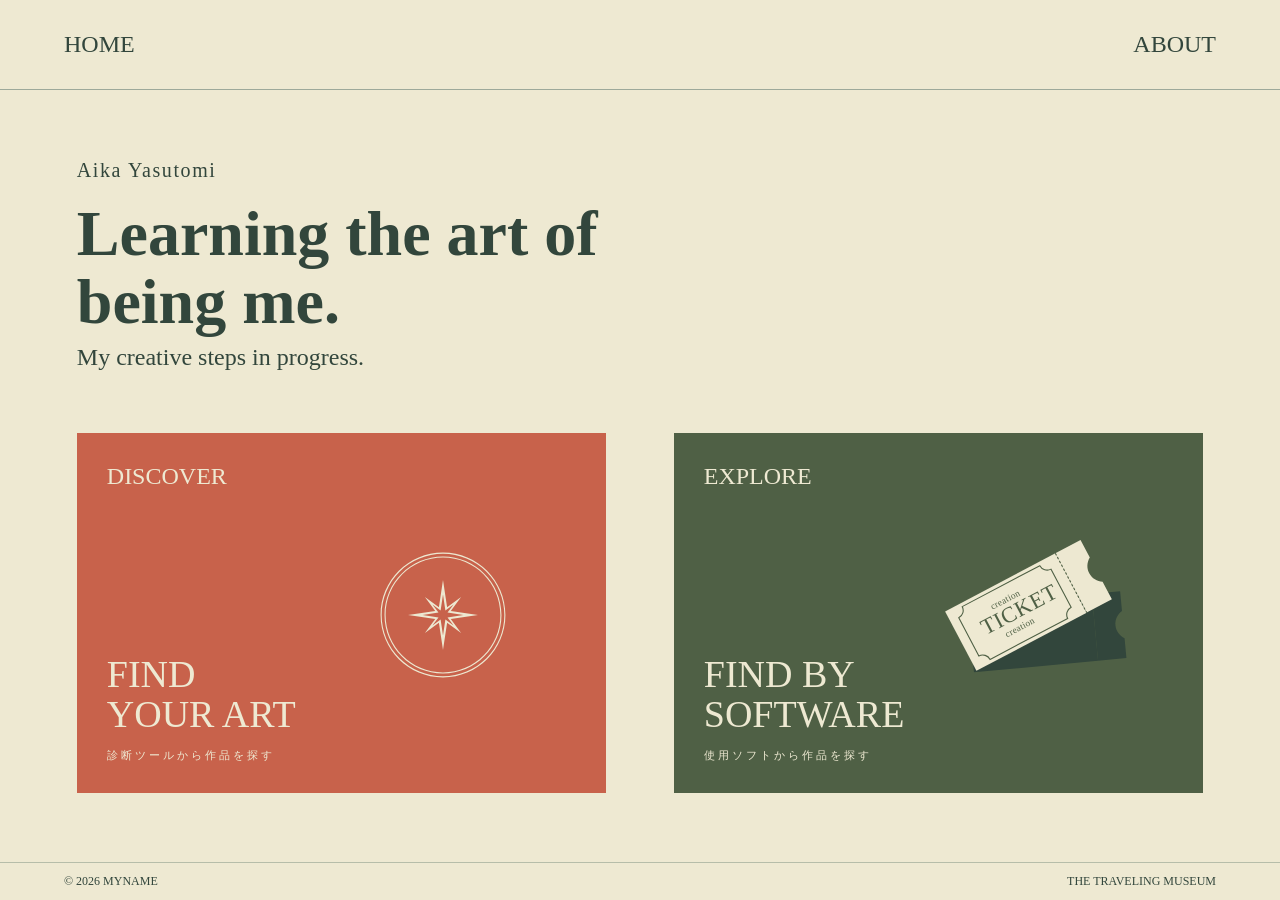
<file: index.html>
<!DOCTYPE html>
<html lang="ja">

<head>
  <meta charset="UTF-8">
  <meta name="viewport" content="width=device-width, initial-scale=1.0">
  <meta name="robots" content="noindex, nofollow">
  <meta name="robots" content="noindex, nofollow">
  <title>Aika Yasutomi | HOME</title>
  <link rel="stylesheet" href="css/style.css">
</head>

<body>

  <header class="site-header">
    <a href="index.html">HOME</a>
    <a href="#" id="about-toggle">ABOUT</a>
  </header>

  <main class="site-main">
    <section class="container home">

      <p class="home-name en">Aika Yasutomi</p>


      <h1 class="en">
        Learning the art of<br>
        being me.
      </h1>

      <p class="tagline en">
        My creative steps in progress.
      </p>

      <div class="home-cards">



        <!-- 診断へ（現在準備中） -->
        <a href="#" class="home-card red" id="discover-preview-trigger">
          <div class="card-top en">DISCOVER</div>

          <div class="home-illustration star-illustration">
            <img src="images/ui/starround.svg" class="star-round" alt="">
            <img src="images/ui/star.svg" class="star-spin" alt="">
          </div>

          <div>
            <div class="card-bottom en">
              FIND<br>YOUR ART
            </div>
            <div class="ticks">診断ツールから作品を探す</div>
          </div>
        </a>

        <!-- 作品一覧へ -->
        <a href="explore.html" class="home-card green">
          <div class="card-top en">EXPLORE</div>

          <div class="home-illustration ticket-illustration">
            <img src="images/ui/ticketmain.svg" class="ticket-main" alt="">
            <img src="images/ui/ticketsub.svg" class="ticket-sub" alt="">
          </div>

          <div>
            <div class="card-bottom en">
              FIND BY<br>SOFTWARE
            </div>
            <div class="ticks">使用ソフトから作品を探す</div>
          </div>
        </a>

      </div>
    </section>
  </main>

  <footer class="site-footer">
    <span>© 2026 MYNAME</span>
    <span>THE TRAVELING MUSEUM</span>
  </footer>
  <script src="js/about.js"></script>
  <script src="js/home.js"></script>

  <!-- 診断ツール：制作中プレビュー -->
  <div id="discover-preview" class="discover-preview" aria-hidden="true">

    <div class="discover-preview-card" role="dialog" aria-modal="true" aria-labelledby="discover-preview-title"
      tabindex="-1">

      <!-- 閉じるボタン -->
      <button type="button" class="discover-preview-close" aria-label="閉じる">×</button>

      <!-- 左側：診断画面の画像 -->
      <div class="discover-preview-left">
        <img src="images/profile/preview.webp" alt="制作中の作品診断ツールの画面イメージ">
        <p class="discover-preview-caption">
          ※ 画像は開発中の画面イメージです。
        </p>
      </div>

      <!-- 右側：制作中の案内 -->
      <div class="discover-preview-right">

        <p class="discover-preview-label">DISCOVER</p>

        <div class="discover-preview-symbol">✦</div>

        <h2 id="discover-preview-title">COMING SOON</h2>

        <h3>
          あなたにぴったりの作品を探す、<br>
          小さな診断ツール。
        </h3>

        <p class="discover-preview-description">
          いくつかの質問に答えることで、
          あなたの興味や感性に合った作品を
          ご紹介する機能を制作中です。
        </p>

        <p class="discover-preview-note">
          現在制作中です。公開までしばらくお待ちください。
        </p>

        <button type="button" class="discover-preview-back">
          CLOSE
        </button>

      </div>

    </div>
  </div>
  <script src="js/discover-preview.js"></script>

</body>

</html>
</file>
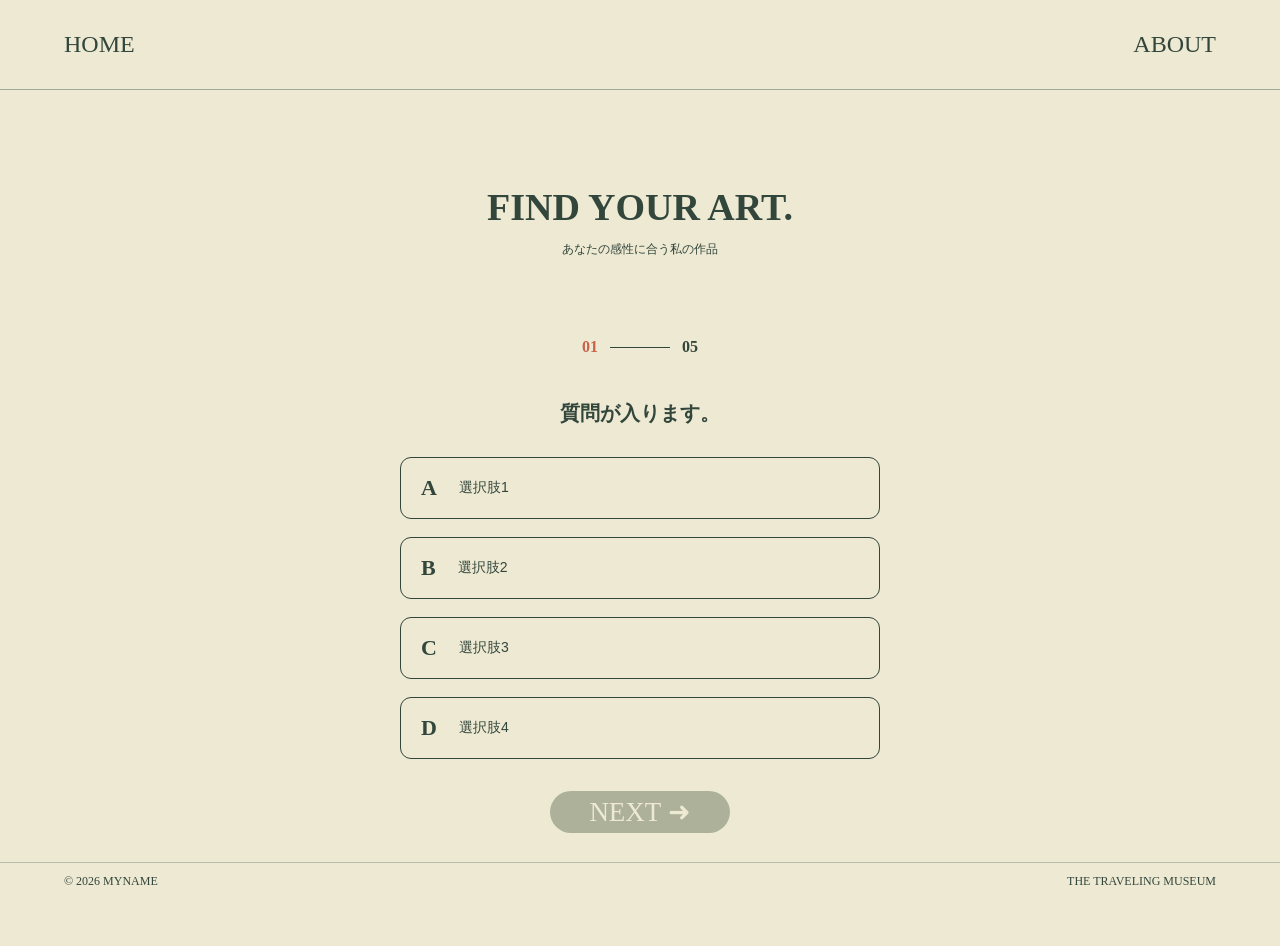
<file: discover.html>
<!DOCTYPE html>
<html lang="ja">
<head>
  <meta charset="UTF-8">
  <meta name="viewport" content="width=device-width, initial-scale=1.0">
  <meta name="robots" content="noindex, nofollow"> 
  <title>MYNAME | DISCOVER</title>
  <link rel="stylesheet" href="css/style.css">
</head>

<body>

<header class="site-header">
  <a href="index.html">HOME</a>
  <a href="#" id="about-toggle"
     aria-controls="about-panel"
     aria-expanded="false">ABOUT</a>
</header>

  <main class="site-main">
    <section class="quiz">

      <h1 class="section-title en">
        FIND YOUR ART.
      </h1>

      <p class="subtitle">
        あなたの感性に合う私の作品
      </p>

      <!-- JavaScriptが質問を表示 -->
      <div id="quiz-content"></div>

    </section>
  </main>

  <footer class="site-footer">
    <span>© 2026 MYNAME</span>
    <span>THE TRAVELING MUSEUM</span>
  </footer>

  <!-- 作品詳細モーダル -->
  <div class="overlay"
       id="overlay"
       role="dialog"
       aria-modal="true"
       aria-label="作品詳細">

    <div class="modal-shell">

      <button class="close" id="close">
        × CLOSE
      </button>

      <div class="modal">

        <div class="main-photo"
             id="main-photo"
             role="button"
             tabindex="0"
             aria-label="画像を拡大">
        </div>

        <div class="gallery-controls">
          <button class="arrow" id="prev">〈</button>
          <span id="photo-count">1 / 3</span>
          <button class="arrow" id="next-photo">〉</button>
        </div>

        <div class="thumbs" id="thumbs"></div>

        <p class="category" id="category"></p>
        <h2 class="modal-title" id="modal-title"></h2>
        <p class="description" id="description"></p>
        <div class="tools" id="tools"></div>

      </div>
    </div>
  </div>

  <!-- 画像拡大用 -->
  <div class="image-zoom"
       id="image-zoom"
       role="dialog"
       aria-modal="true"
       aria-label="拡大画像">
  </div>

  <!-- JavaScript -->
  <script src="js/works.js"></script>
  <script src="js/modal.js"></script>
  <script src="js/discover.js"></script>
<script src="js/about.js"></script>
</body>
</html>
</file>
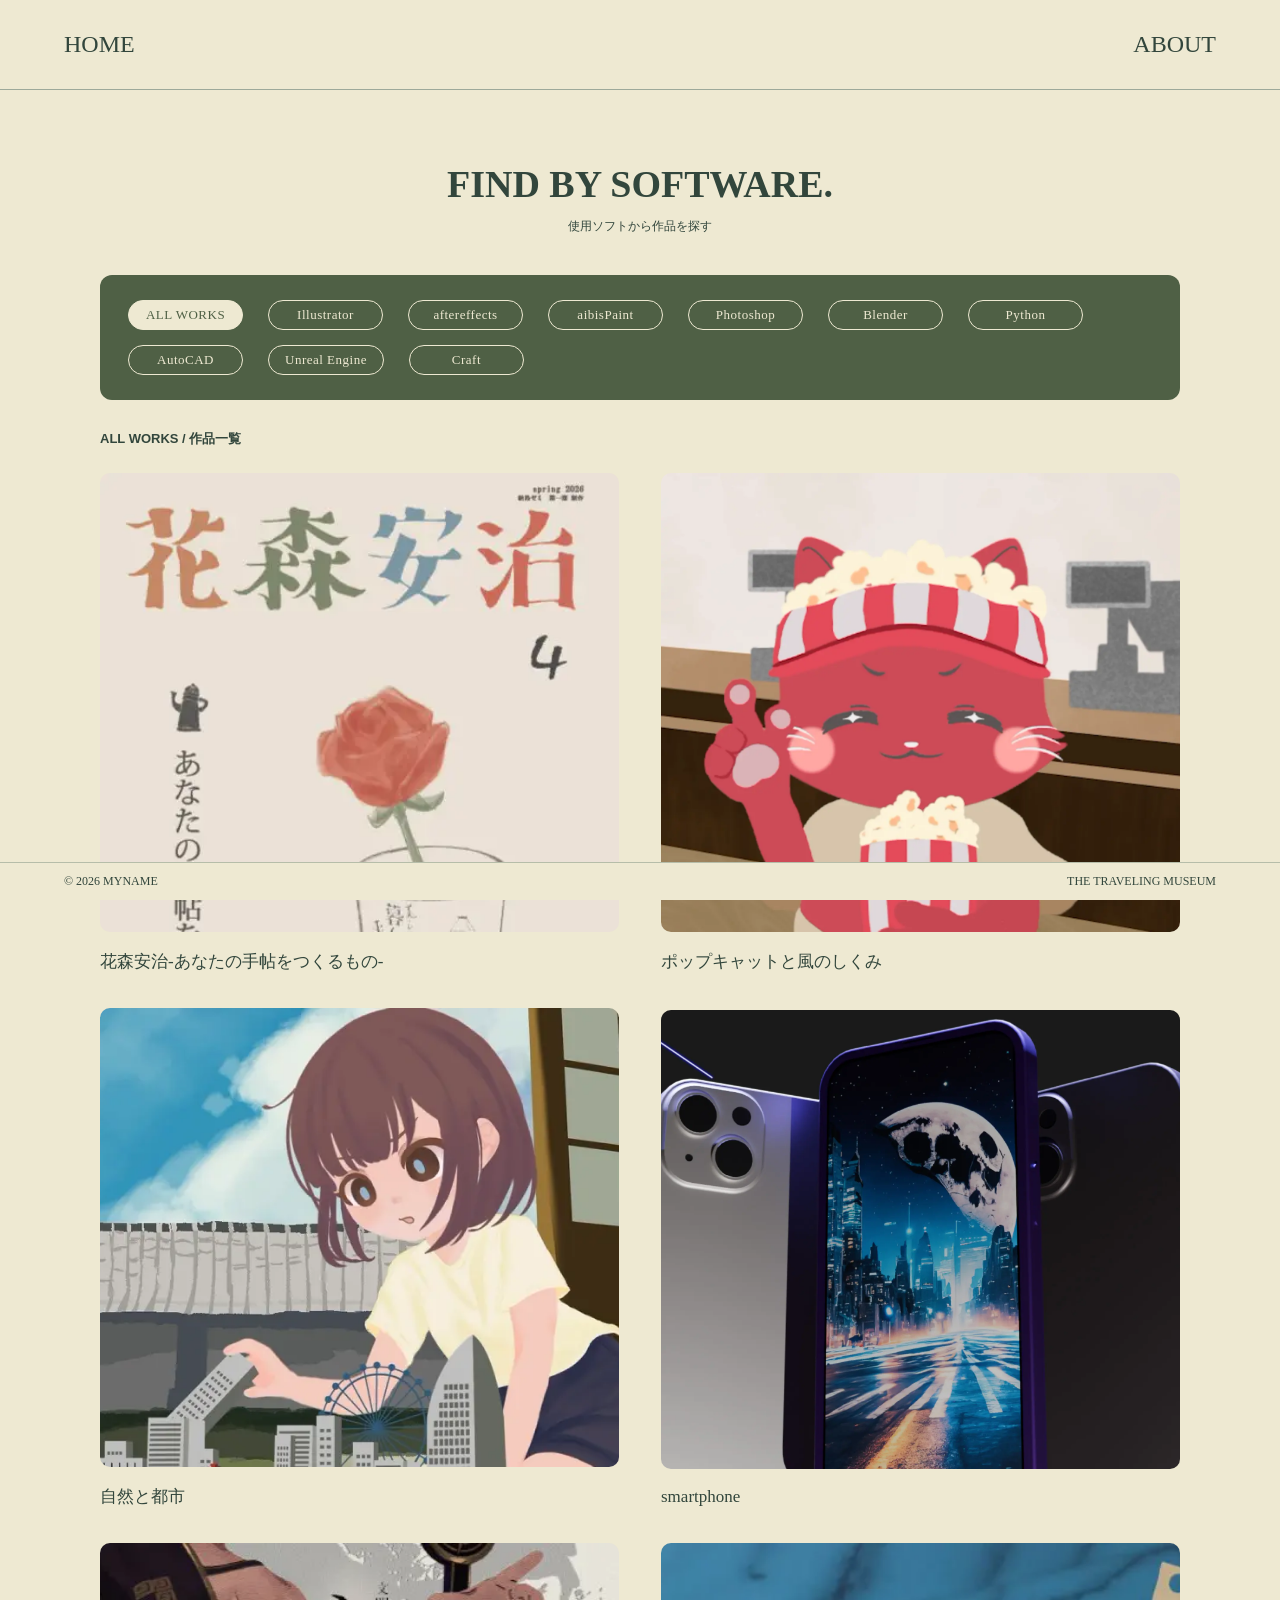
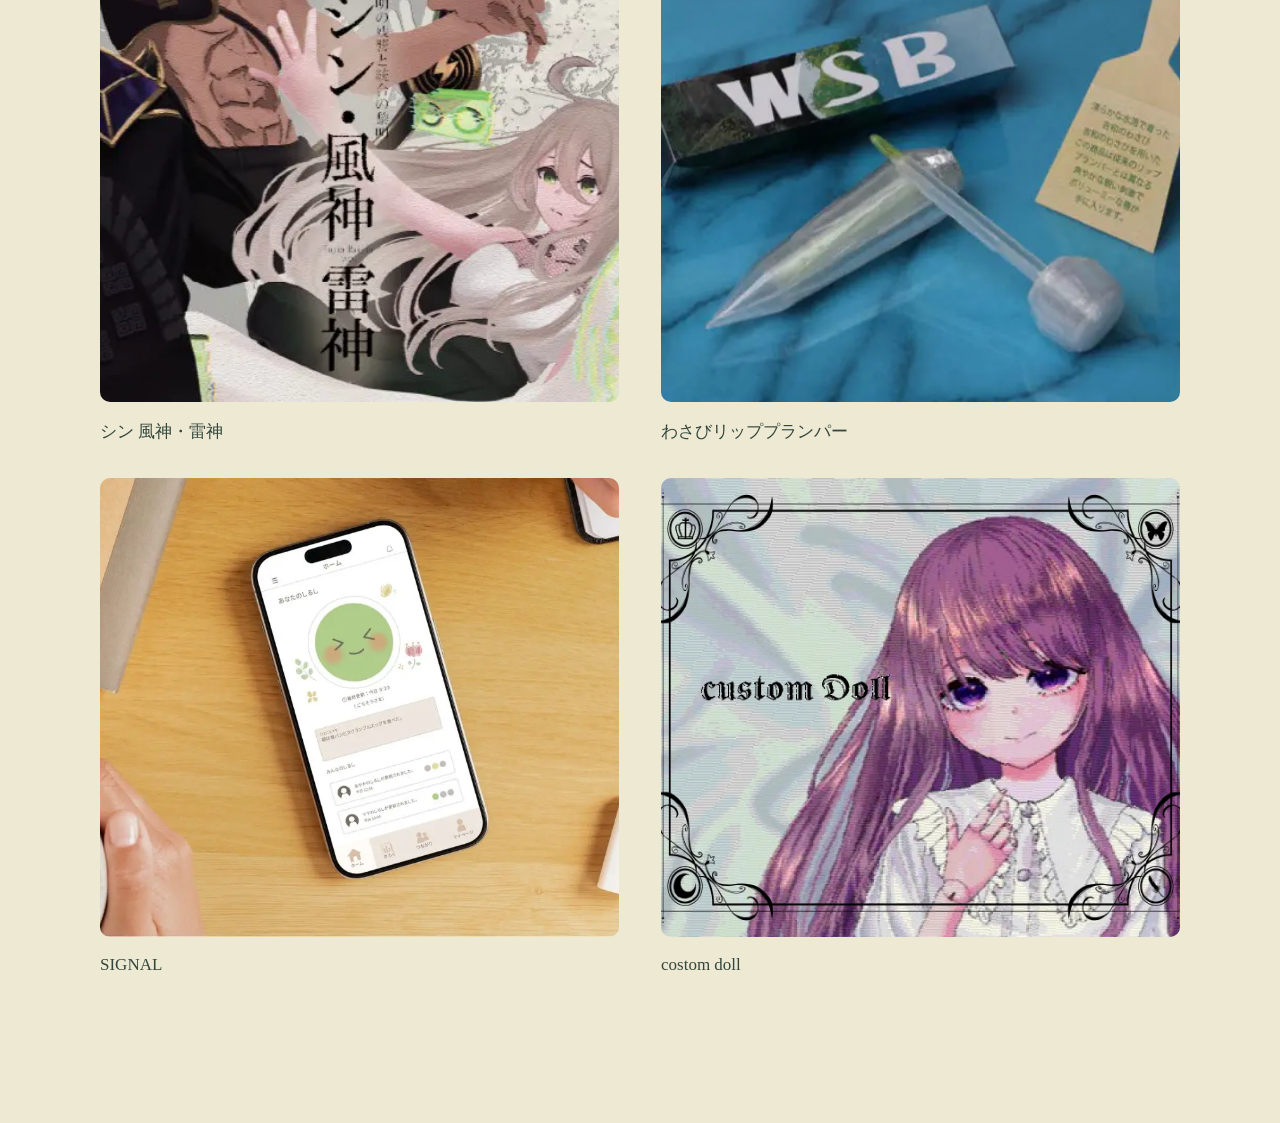
<file: explore.html>
<!DOCTYPE html>
<html lang="ja">

<head>
  <meta charset="UTF-8">
  <meta name="viewport" content="width=device-width, initial-scale=1.0">
  <title>MYNAME | EXPLORE</title>
  <link rel="stylesheet" href="css/style.css">
</head>

<body>

  <header class="site-header">
    <a href="index.html">HOME</a>
    <a href="#" id="about-toggle" aria-controls="about-panel" aria-expanded="false">ABOUT</a>
  </header>
  <main class="site-main">
    <div class="container explore">

      <div class="explore-head">

        <h1 class="section-title en">
          FIND BY SOFTWARE.
        </h1>

        <p class="subtitle">
          使用ソフトから作品を探す
        </p>

      </div>

      <!-- ソフトウェア選択 -->
      <div class="filters" id="filters"></div>

      <p class="works-label" id="works-label">
        ALL WORKS / 作品一覧
      </p>

      <!-- 作品一覧 -->
      <div class="work-grid" id="work-grid"></div>

    </div>
  </main>

  <footer class="site-footer">
    <span>© 2026 MYNAME</span>
    <span>THE TRAVELING MUSEUM</span>
  </footer>

  <!-- 作品詳細モーダル -->
  <div class="overlay" id="overlay" role="dialog" aria-modal="true" aria-label="作品詳細">

    <div class="modal-shell">

      <button class="close" id="close">
        × CLOSE
      </button>

      <div class="modal">
        <div class="mainphoto-area">
          <div class="main-photo" id="main-photo" role="button" tabindex="0" aria-label="画像を拡大">
          </div>
        </div>

  <p id="photo-credit" class="photo-credit"></p>

        <div class="gallery-controls">
          <button class="arrow" id="prev">〈</button>
          <span id="photo-count">1 / 3</span>
          <button class="arrow" id="next-photo">〉</button>
        </div>

        <div class="thumbs" id="thumbs"></div>

        <p class="category" id="category"></p>
        <h2 class="modal-title" id="modal-title"></h2>
        <p class="description" id="description"></p>
        <div class="tools" id="tools"></div>

      </div>
    </div>
  </div>

  <!-- 画像拡大用 -->
  <div class="image-zoom" id="image-zoom" role="dialog" aria-modal="true" aria-label="拡大画像">
  </div>

  <!-- JavaScript -->
  <script src="js/works.js"></script>
  <script src="js/modal.js"></script>
  <script src="js/explore.js"></script>
  <script src="js/about.js"></script>
</body>

</html>
</file>
<file: css/style.css>
/* ========================================
   01. 基本設定
======================================== */

:root {
  --green: #32463c;
  --cream: #eee9d2;
  --red: #c8624b;
  --moss: #4f6045;

  --header: 90px;
  --footer: 38px;
}

* {
  box-sizing: border-box;
}

body {
  margin: 0;
  background: var(--cream);
  color: var(--green);
  font-family: "HGｺﾞｼｯｸE", "Yu Gothic", sans-serif;
}

button,
a {
  font: inherit;
}

button {
  cursor: pointer;
}

a {
  text-decoration: none;
  color: inherit;
}

.en,
.site-header,
.site-footer,
.pill,
.next,
.close,
.work-title,
.modal-title {
  font-family: "Britannic Bold", Georgia, serif;
}

button:focus-visible,
a:focus-visible {
  outline: 3px solid var(--red);
  outline-offset: 3px;
}

/* ========================================
   02. ヘッダー・フッター
======================================== */

.site-header {
  position: fixed;
  top: 0;
  left: 0;
  right: 0;

  height: var(--header);
  z-index: 20;

  background: var(--cream);
  border-bottom: 1px solid #9da99a;

  display: flex;
  align-items: center;
  justify-content: space-between;

  padding: 0 5%;
}

.site-header a {
  font-size: 24px;
}

.site-header a:hover {
  text-decoration: underline;
}

.site-footer {
  position: fixed;
  bottom: 0;
  left: 0;
  right: 0;

  height: var(--footer);
  z-index: 20;

  background: var(--cream);
  border-top: 1px solid #b6bda9;

  display: flex;
  justify-content: space-between;
  align-items: center;

  padding: 0 5%;
  font-size: 12px;
}

.site-main {
  min-height: 100vh;
  padding: var(--header) 0 var(--footer);
}

.container {
  width: min(1260px, 88%);
  margin: auto;
}

/* ========================================
   03. HOME
======================================== */

.home {
  min-height: calc(
    100vh - var(--header) - var(--footer)
  );

  display: flex;
  flex-direction: column;
  justify-content: center;

  padding: 65px 0;
}

.home h1 {
  font-size: clamp(44px, 5vw, 66px);
  line-height: 1.07;
  margin: 0 0 8px;
}

.home-name {
  font-size: 20px;
  letter-spacing: 0.08em;
  margin: 0 0 18px;
  color: var(--green);
  font-weight: normal;
}

.home .tagline {
  font-size: 24px;
  margin: 0 0 62px;
}

.home-cards {
  display: grid;
  grid-template-columns: 1fr 1fr;
  gap: 9.5%;
}

.home-card {
  height: 360px;
  color: var(--cream);
  padding: 30px;

  position: relative;
  display: flex;
  flex-direction: column;
  justify-content: space-between;
  overflow: hidden;
}

.home-card.red {
  background: var(--red);
}

.home-card.green {
  background: var(--moss);
}

.card-top {
  font-size: 24px;
}

.card-bottom {
  font-size: 38px;
  line-height: 1.05;
}

.ticks {
  font-size: 11px;
  letter-spacing: 3px;
  margin-top: 14px;
}

/* 制作中の診断カード */
.home-card--disabled {
  cursor: default;
}

/* 準備中の表示 */
.coming-soon {
  display: inline-block;
  margin-top: 12px;
  padding: 5px 12px;
  border: 1px solid currentColor;
  border-radius: 20px;
  font-size: 12px;
  letter-spacing: 0.08em;
}

/* ========================================
   DISCOVER：制作中プレビュー
======================================== */

.discover-preview {
  position: fixed;
  inset: 0;
  z-index: 9999;
  display: none;
  align-items: center;
  justify-content: center;
  padding: 24px;
  background: rgba(25, 40, 31, 0.78);
}

.discover-preview.is-open {
  display: flex;
}

.discover-preview-card {
  position: relative;
  display: grid;
  grid-template-columns: minmax(0, 1fr) minmax(0, 1fr);
  gap: 40px;
  align-items: center;

  width: min(100%, 1100px);
  max-height: 90vh;
  overflow-y: auto;
  padding: 48px;

  box-sizing: border-box;
  background: #f8f5e9;
  color: #32463c;
  border-radius: 12px;
  box-shadow: 0 16px 50px rgba(0, 0, 0, 0.2);
}

/* 左側：画像 */
.discover-preview-left {
  min-width: 0;
}

.discover-preview-left img {
  display: block;
  width: 100%;
  height: auto;
  border-radius: 8px;
}

.discover-preview-caption {
  margin: 12px 0 0;
  font-size: 11px;
  line-height: 1.6;
  color: #777;
}

/* 右側：説明 */
.discover-preview-right {
  min-width: 0;
  text-align: center;
}

.discover-preview-label {
  margin: 0;
  font-size: 12px;
  letter-spacing: 0.15em;
}

.discover-preview-symbol {
  margin: 24px 0 12px;
  color: #b95f51;
  font-size: 40px;
}

.discover-preview-right h2 {
  margin: 0 0 28px;
  font-size: clamp(28px, 4vw, 48px);
  line-height: 1.2;
}

.discover-preview-right h3 {
  margin: 0 0 20px;
  font-size: 17px;
  line-height: 1.8;
}

.discover-preview-description {
  margin: 0;
  font-size: 14px;
  line-height: 2;
}

.discover-preview-note {
  margin: 32px 0 0;
  padding-top: 20px;
  border-top: 1px solid #c8c4b6;
  font-size: 12px;
  line-height: 1.8;
}

/* 右上の×ボタン */
.discover-preview-close {
  position: absolute;
  top: 16px;
  right: 20px;
  border: none;
  background: none;
  color: #32463c;
  font-size: 28px;
  cursor: pointer;
}

/* CLOSEボタン */
.discover-preview-back {
  margin-top: 28px;
  padding: 12px 40px;
  border: 1px solid #32463c;
  border-radius: 6px;
  background: transparent;
  color: #32463c;
  font: inherit;
  cursor: pointer;
}

.discover-preview-back:hover {
  background: #32463c;
  color: #f8f5e9;
}

/* スマートフォンでは縦並び */
@media (max-width: 768px) {
  .discover-preview-card {
    grid-template-columns: 1fr;
    gap: 24px;
    padding: 48px 24px 28px;
  }

  .discover-preview-right h2 {
    font-size: 32px;
  }

  .discover-preview-right h3 {
    font-size: 15px;
  }
}

/* ポップアップの英語フォントをサイトと統一 */
.discover-preview-label,
.discover-preview-right h2,
.discover-preview-back {
  font-family: "Britannic Bold", Georgia, serif;
}

/* ========================================
   HOME：大画面で横幅を広げる
======================================== */

@media (min-width: 1200px) {

  /* HOME全体の横幅を広げる */
  .container.home {
    width: 88%;
    max-width: 1600px;
  }

  /* カード同士の間隔 */
  .home-cards {
    grid-template-columns: repeat(2, minmax(0, 1fr));
    gap: 6%;
  }

  /* 横長のカードにする */
  .home-card {
    height: 360px;
  }

  /* イラストも画面幅に合わせて少し拡大 */
  .home-illustration {
    width: clamp(220px, 18vw, 300px);
    height: auto;
    aspect-ratio: 1 / 1;
    right: 8%;
    top: 15%;
  }

}

/* ========================================
   04. ABOUT
======================================== */

.about {
  min-height: calc(100vh - var(--header) - var(--footer));

  display: grid;
  grid-template-columns: 450px 1fr;
  align-items: center;
  gap: 90px;

  padding: 75px 0;
  
}.portrait {
  width: 100%;
  max-width: 450px;
  aspect-ratio: 5 / 6;
  background: #bb8253;

  position: relative;
  overflow: hidden;
}

.portrait img {
  position: absolute;
  inset: 0;

  display: block;
  width: 100%;
  height: 100%;
  max-width: 100%;

  object-fit: cover;
  object-position: center;
}
.about-info {
  max-width: 650px;
}

.school {
  font-size: 17px;
  margin: 0 0 14px;
}

.name {
  font-size: 42px;
  font-weight: 400;
  margin: 0 0 32px;
}

.name-romaji {
  font-size: 20px;
  font-weight: 300;
  margin: -10px 0 24px;
}

.bio {
  font-size: 17px;
  line-height: 1.9;
}


/* ========================================
   05. FIND YOUR ART
======================================== */

.quiz {
  max-width: 520px;
  margin: 0 auto;
  text-align: center;

  padding: 95px 20px 75px;

  min-height: calc(
    100vh - var(--header) - var(--footer)
  );
}

.section-title {
  font-size: 38px;
  margin: 0 0 12px;
}

.subtitle {
  font-size: 12px;
  margin: 0;
}

.progress {
  margin: 80px 0 44px;

  display: flex;
  align-items: center;
  justify-content: center;
  gap: 12px;

  font-family: Georgia, serif;
  font-weight: bold;
}

.progress .current {
  color: var(--red);
}

.progress .line {
  width: 60px;
  height: 1px;
  background: var(--green);
}

.question {
  font-size: 20px;
  margin: 0 0 30px;
}

.choices {
  display: grid;
  gap: 18px;
  text-align: left;
}

.choice {
  min-height: 62px;
  width: 100%;

  background: transparent;
  border: 1px solid var(--green);
  border-radius: 11px;
  color: var(--green);

  display: flex;
  align-items: center;
  gap: 22px;

  padding: 12px 20px;
  text-align: left;
}

.choice strong {
  font-size: 22px;
}

.choice span {
  font-size: 14px;
}

.choice.selected {
  background: #d9decb;
  border-width: 2px;
}

.next {
  margin: 32px auto 0;

  border: 0;
  background: var(--moss);
  color: var(--cream);
  border-radius: 40px;

  min-width: 180px;
  padding: 5px 24px;
  font-size: 27px;
}

.next:disabled {
  opacity: 0.4;
  cursor: not-allowed;
}

/* 診断結果 */

.result {
  margin-top: 45px;
}

.result-image {
  aspect-ratio: 4 / 3;
  background: #dba994;

  display: grid;
  place-items: center;

  margin: 24px auto;
  max-width: 420px;
  overflow: hidden;
}

.secondary-link {
  background: transparent;
  border: 1px solid var(--green);
  border-radius: 20px;
  color: var(--green);

  padding: 9px 20px;
  margin-top: 15px;
}

/* ========================================
   06. FIND BY SOFTWARE
======================================== */

.explore {
  max-width: 1080px;
  padding: 72px 0 110px;
}

.explore-head {
  text-align: center;
  margin-bottom: 40px;
}

.filters {
  background: var(--moss);
  border-radius: 12px;

  padding: 25px 28px;

  display: flex;
  flex-wrap: wrap;
  gap: 15px 25px;
}

.pill {
  min-width: 115px;
  padding: 6px 16px;

  border-radius: 30px;
  border: 1px solid var(--cream);

  color: var(--cream);
  background: transparent;

  font-size: 13px;
  letter-spacing: 0.5px;
}

.pill.active {
  background: var(--cream);
  color: var(--moss);
}

.works-label {
  font-size: 13px;
  font-weight: bold;
  margin: 30px 0 25px;
}

.work-grid {
  display: grid;
  grid-template-columns: repeat(2, minmax(0, 1fr));
  gap: 35px 42px;
}

.work-card {
  border: 0;
  background: none;
  padding: 0;

  text-align: left;
  color: var(--green);
  width: 100%;
}

.work-cover {
  width: 100%;
  aspect-ratio: 390 / 345;
  border-radius: 10px;

  display: grid;
  place-items: center;

  color: #fff7e7;
  font-size: 13px;
  overflow: hidden;
}

.work-cover img {
  width: 100%;
  height: 100%;
  object-fit: cover;
}

.work-title {
  font-size: 17px;
  margin: 18px 0 0;
}

/* ========================================
   07. 作品詳細モーダル
======================================== */

.overlay {
  position: fixed;
  inset: 0;

  background: rgba(20, 43, 31, 0.83);
  z-index: 50;

  display: none;
  align-items: flex-start;
  justify-content: center;

  overflow: auto;
  padding: 40px 20px;
}

.overlay.open {
  display: flex;
}

.modal-shell {
  width: min(1000px, 100%);
  position: relative;
  padding-top: 44px;
}

.close {
  position: sticky;
  top: 0;
  float: right;

  margin-top: -44px;
  margin-bottom: 10px;

  border: 0;
  background: var(--cream);
  color: var(--green);
  border-radius: 30px;

  min-width: 115px;
  padding: 5px 18px;

  z-index: 2;
  font-size: 17px;
}

.modal {
  clear: both;
  background: var(--cream);
  border-radius: 9px;
  padding: 48px;
}

.main-photo {
  aspect-ratio: 822 / 460;
  border-radius: 8px;

  display: grid;
  place-items: center;

  color: var(--cream);
  font-size: 15px;
  overflow: hidden;

  cursor: zoom-in;
}

.main-photo img {
  width: 100%;
  height: 100%;
  max-width: 100%;
  max-height: 100%;
  object-fit: contain;
}

.gallery-controls {
  display: flex;
  justify-content: center;
  align-items: center;
  gap: 30px;

  margin: 18px 0 25px;
  font-size: 13px;
}

.arrow {
  border: 1px solid var(--green);
  border-radius: 25px;
  background: transparent;
  color: var(--green);

  width: 68px;
  font-size: 20px;
  line-height: 1.1;
}


/* サムネイルを横一列に表示 */
.thumbs {
  display: flex;
  gap: 25px;

  overflow: hidden;
  scroll-behavior: smooth;
  scroll-snap-type: none;
}

/* サムネイルの大きさ */
.thumb {
  flex: 0 0 calc((100% - 50px) / 3);
  box-sizing: border-box;

  border: 0;
  padding: 0;
  border-radius: 8px;

  overflow: hidden;
  aspect-ratio: 250 / 205;
  color: var(--cream);
}

/* サムネイル画像 */
.thumb img {
  width: 100%;
  height: 100%;
  object-fit: cover;
}

/* 選択中のサムネイル */
.thumb.active {
  outline: 3px solid var(--green);
  outline-offset: -3px;
}

.category {
  font-size: 12px;
  font-weight: bold;
  margin: 26px 0 8px;
}

.modal-title {
  font-size: 32px;
  margin: 0 0 12px;
}

.description {
  font-size: 14px;
  line-height: 1.9;
  margin: 0 0 55px;
}

.tools {
  border-top: 1px solid #a7ae9e;
  padding-top: 20px;
  font-size: 13px;
}



/* 動画を表示する枠 */
#main-photo:has(video) {
  display: flex;
  align-items: center;
  justify-content: center;
  background: var(--cream) !important;
  overflow: hidden;
}

/* 縦長動画を比率を保って表示 */
#main-photo video {
  display: block;
  width: auto;
  height: 100%;
  max-width: 100%;
  object-fit: contain;
  flex-shrink: 0;
  background: transparent;
}

/* 動画サムネイル */
.video-thumb-mark {
  display: flex;
  align-items: center;
  justify-content: center;
  width: 100%;
  height: 100%;
  background: var(--moss);
  color: var(--cream);
  font-family: "Britannic Bold", Georgia, serif;
  font-size: 18px;
  letter-spacing: 0.05em;
}

.photo-credit {
  margin: 8px 0 16px;
  font-size: 12px;
  line-height: 1.6;
  color: #777;
  text-align: right;
  white-space: pre-line;
}

/* ========================================
   08. 画像の拡大表示
======================================== */

.image-zoom {
  position: fixed;
  inset: 0;
  z-index: 100;

  background: rgba(15, 25, 19, 0.94);

  display: none;
  align-items: center;
  justify-content: center;

  padding: 30px;
  cursor: zoom-out;
}

.image-zoom.open {
  display: flex;
}

.zoomed-image {
  max-width: 95vw;
  max-height: 90vh;
  object-fit: contain;
}

.zoom-placeholder {
  width: min(900px, 90vw);
  aspect-ratio: 16 / 9;

  display: grid;
  place-items: center;

  color: var(--cream);
}

/* ========================================
   09. スマートフォン対応
======================================== */

@media (max-width: 760px) {

  :root {
    --header: 65px;
    --footer: 34px;
  }

  .site-header a {
    font-size: 19px;
  }

  .site-footer {
    font-size: 9px;
  }

  /* HOME */

  .home {
    padding: 45px 0;
  }

  .home .tagline {
    font-size: 16px;
    margin-bottom: 35px;
  }

  .home-cards {
    grid-template-columns: 1fr;
    gap: 22px;
  }


  .card-bottom {
    font-size: 30px;
  }

  .compass-placeholder {
    width: 150px;
    height: 150px;
    font-size: 75px;
  }

  /* ABOUT */

  .about {
    grid-template-columns: 1fr;
    gap: 35px;
    padding: 50px 0;
  }

  .portrait {
    max-width: 400px;
  }

  /* 診断 */

  .quiz {
    padding-top: 70px;
  }

  /* 作品一覧 */

  .explore {
    padding-top: 60px;
  }

  .filters {
    gap: 10px;
    padding: 20px;
  }

  .pill {
    min-width: unset;
  }

  .work-grid {
    gap: 22px 15px;
  }

  .work-title {
    font-size: 14px;
  }

  /* 作品詳細 */

  .modal {
    padding: 20px;
  }

  .thumbs {
    gap: 10px;
  }

  .overlay {
    padding: 14px 10px;
  }

  .modal-shell {
    padding-top: 45px;
  }

  .description {
    margin-bottom: 30px;
  }
}

/* ========================================
   HOME：スマートフォン用の縦配置
======================================== */

@media (max-width: 760px) {

  /* カードを縦方向に並べる */
  .home-card {
    height: 370px;
    padding: 25px 28px;

    display: flex;
    flex-direction: column;
    justify-content: space-between;
    align-items: stretch;
  }

  /* 上部タイトル */
  .card-top {
    position: relative;
    z-index: 3;
    flex-shrink: 0;
  }

  /* イラストを通常のレイアウトに戻す */
  .home-illustration {
    position: relative;

    top: auto;
    right: auto;
    bottom: auto;
    left: auto;

    width: 170px;
    height: 170px;
    max-width: none;

    margin: 0 auto;
    flex-shrink: 0;
  }

  /* 星とチケットのサイズを統一 */
  .star-illustration,
  .ticket-illustration {
    width: 170px;
    height: 170px;
  }

  /* 下部の文字 */
  .card-bottom {
    position: relative;
    z-index: 3;
    font-size: 30px;
  }

  .ticks {
    position: relative;
    z-index: 3;
    margin-top: 10px;
  }

}


/* ========================================
   ABOUT スライドパネル
======================================== */

.about-panel {
  position: fixed;
  top: var(--header);
  right: 0;
  bottom: var(--footer);
  left: 0;

  z-index: 15;
  background: var(--cream);

  overflow-y: auto;

  transform: translateX(100%);
  visibility: hidden;

  transition:
    transform 0.55s cubic-bezier(0.76, 0, 0.24, 1),
    visibility 0s linear 0.55s;
}

.about-panel.open {
  transform: translateX(0);
  visibility: visible;

  transition:
    transform 0.55s cubic-bezier(0.76, 0, 0.24, 1),
    visibility 0s;
}

/* ABOUTを開いている間の背景スクロール防止 */
body.about-open {
  overflow: hidden;
}

/* ABOUTボタン */
.site-header .about-active {
  color: var(--red);
}

/* ABOUTパネル内のレイアウト */
.about-panel .about {
  min-height: 100%;
}

/* 動きを減らす設定を使っている場合 */
@media (prefers-reduced-motion: reduce) {
  .about-panel {
    transition: none;
  }
}

/* イラスト共通 */
.home-illustration {
  position: absolute;

  width: 220px;
  height: 220px;

  right: 10%;
  top: 20%;

  margin: 0;
  pointer-events: none;
}
.home-illustration img {
  position: absolute;
  inset: 0;
  width: 100%;
  height: 100%;
  object-fit: contain;
}

/* DISCOVER：外枠は固定、星だけ回転 */
.star-round {
  z-index: 1;
}

/* 星の通常状態 */
.star-spin {
  z-index: 2;
  transform-origin: center;
  transform: scale(1);
}

/* ホバー時：拡大と回転を同時に開始 */
.home-card:hover .star-spin {
  animation:
    star-rotation 8s linear infinite,
    star-grow 1.5s ease-out forwards;
}


/* 120%まで拡大し、その大きさを維持 */
@keyframes star-grow {
  from {
    scale: 1;
  }
  to {
    scale: 1.2;
  }
}

@keyframes star-rotation {
  from { transform: rotate(0deg); }
  to   { transform: rotate(360deg); }
}

/* EXPLORE：チケット本体は固定 */
.ticket-main {
  z-index: 1;
}

.ticket-sub {
  z-index: 2;
  transform-origin: center;
  transition: transform 0.3s ease;
}

/* ホバー時に半券を少し動かす */
.home-card:hover .ticket-sub {
  transform: translate(3px, -4px) rotate(3deg);
}

/* クリック時に半券がちぎれる */
.ticket-illustration.tearing .ticket-sub {
  animation: ticket-tear 0.85s ease-in forwards;
}

@keyframes ticket-tear {
  0% {
    transform: translate(0, 0) rotate(0);
    opacity: 1;
  }
  35% {
    transform: translate(12px, -10px) rotate(10deg);
    opacity: 1;
  }
  100% {
    transform: translate(75px, 100px) rotate(45deg);
    opacity: 0;
  }
}

@media (prefers-reduced-motion: reduce) {
  .star-spin {
    animation: none;
  }

  .ticket-illustration.tearing .ticket-sub {
    animation: none;
  }
}
</file>
